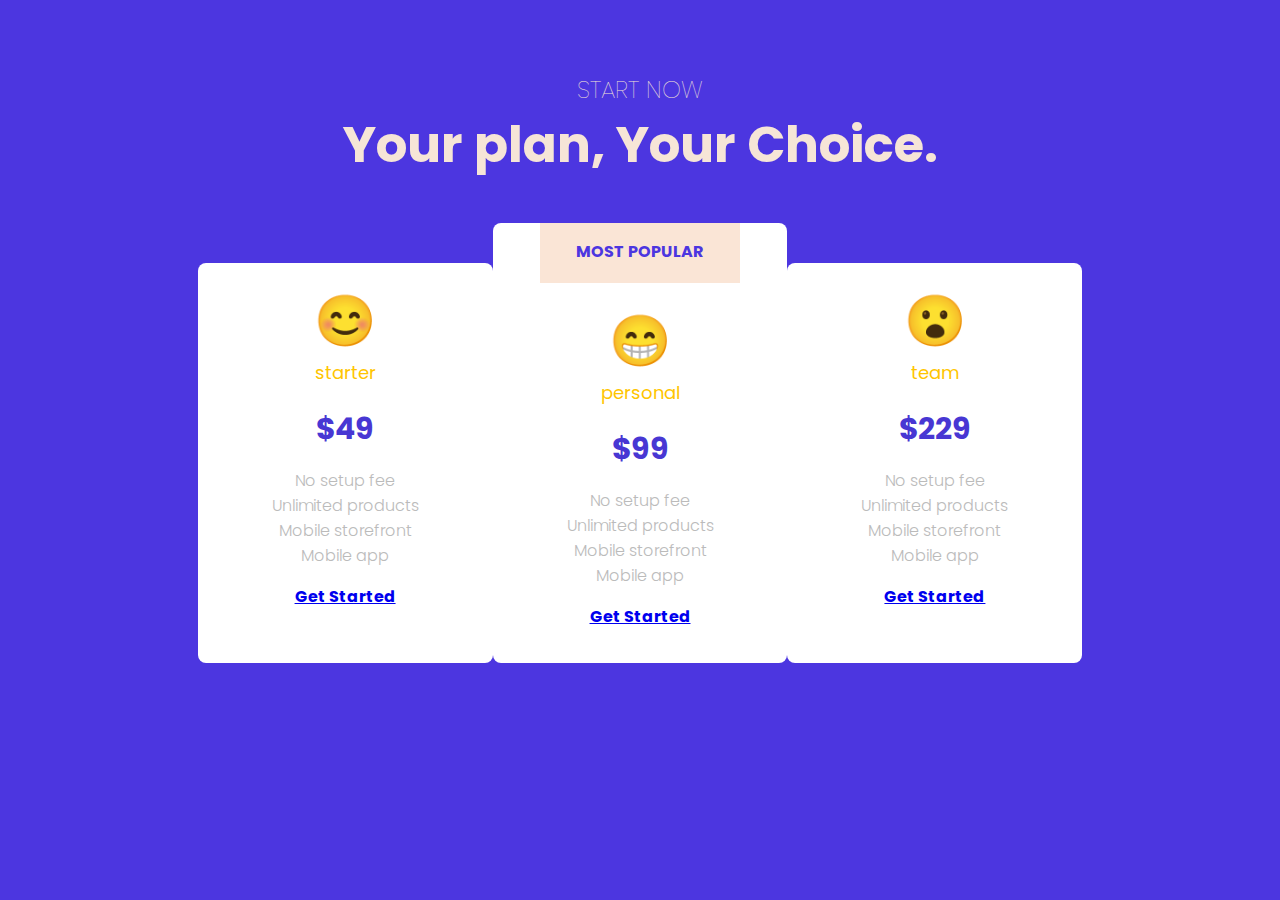
<file: pricing/index.html>
<!DOCTYPE html>
<html>
    <head>
        <link rel="stylesheet" href="style.css">
        <link href="https://fonts.googleapis.com/css2?family=Poppins:wght@200;300;400;700&display=swap" rel="stylesheet">

    </head>
    <body>
        <div class="title">
            <p class="top">START NOW</p>
            <h1 class="description">Your plan, Your Choice.</h1>
        </div>

        <div class="pricing">
            <div class="pricingBox">
             
                <p class="smily">😊</p>
                <p class="label">starter</p>
                <p class="price"> $49</p>
                <p class="features"> No setup fee <br> Unlimited products <br> Mobile storefront <br> Mobile app
                </p>
                <div class="getStarted">
                    <a href="#">Get Started</a>
                </div>
            </div>

            <div class="pricingBox1">
                <div class="mostpopular">
                    <p>MOST POPULAR</p>
                </div>
            
                 <p class="smily">😁</p>
                <p class="label">personal</p>
                <p class="price"> $99</p>
                <p class="features"> No setup fee <br> Unlimited products <br> Mobile storefront <br> Mobile app
                </p>
                <div class="getStarted">
                    <a href="#">Get Started</a>
                </div>
            </div>
            <div class="pricingBox">
                 <p class="smily">😮</p>
                <p class="label">team</p>
                <p class="price"> $229</p>
                <p class="features"> No setup fee <br> Unlimited products <br> Mobile storefront <br> Mobile app
                </p>
                <div class="getStarted">
                    <a href="#">Get Started</a>
                </div>
            </div>
        </div>

    </body>
    </html>
</file>
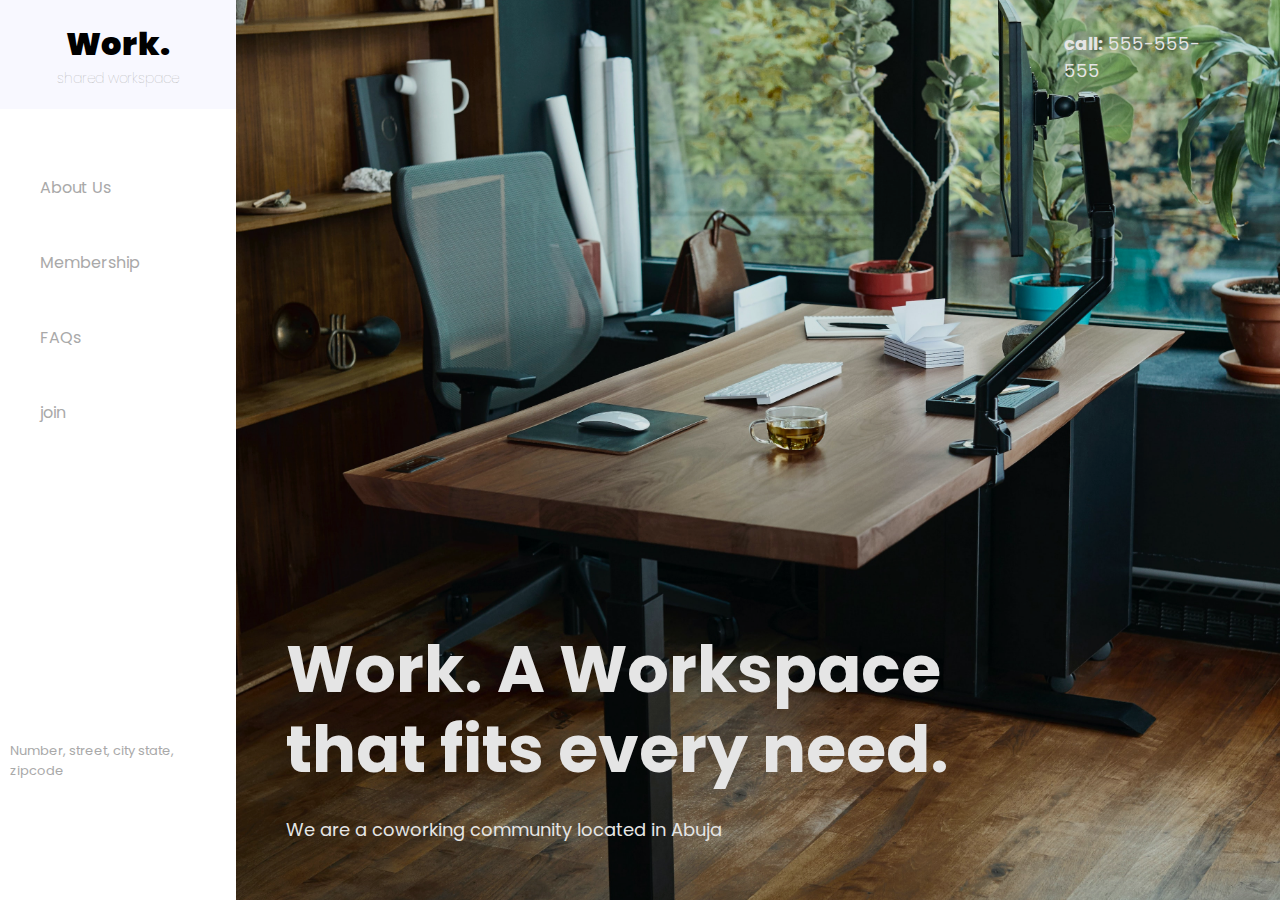
<file: SideBar/index.html>
<html>
    <head>
        <link rel="stylesheet" href="style.css">
        <link href="https://fonts.googleapis.com/css2?family=Poppins&display=swap" rel="stylesheet">
        
    </head>
    <body>
        <div class="sidebar">
            <div class="logo">
                <h1>Work.</h1>
                <p>shared workspace</p>
            </div>
            <ul class="info">
                <li>About Us</li>
                <li>Membership</li>
                <li>FAQs</li>
                <li>join</li>
            </ul>
            
            <div class="footer">
                <p>Number, street, city state,  zipcode</p>
            </div>
        </div>
        <div class="main">
            <nav class="content1">
                <p><span>call:</span> 555-555-555</p>
            </nav>
            <div class="content2">
                <h1>
                    Work. A Workspace that fits every need.
                </h1>
                <p>We are a coworking community located in Abuja</p>
            </div>
        </div>
    </body>
</html>
</file>
<file: pricing/style.css>
body {
  background-color: #4c36e0;
  display: flex;
  flex-direction: column;
  justify-content: center;
  align-items: center;
  font-family: "Poppins", sans-serif;
}
.title {
  color: #f6e5d7;
  text-align: center;

  margin: 40px 0px;
}
.top {
  font-size: 24px;
  margin-block-end: 0px;
  font-weight: lighter;
}
.description {
  font-size: 50px;
  margin-block-end: 0px;
  margin-block-start: 0px;
  font-weight: bold;
}

.pricing {
    width: 70%;
    height: 50%;
    align-items: flex-end;
  display: flex;
    justify-content: space-between;
}

.pricing pricingBox1 {
    align-self: flex-start;
}

.pricingBox {
  display: flex;
  flex-direction: column;
  justify-content: flex-start;
  align-items: center;
  background-color: white;
  height: 400px;
  width: 300px;
  border-radius: 8px;
  text-align: center;
}
.getStarted1{
    
    background-color: #4C36E0;
    padding: 10px 10px;  
}

.getStarted1 a{
    color: white;
}

.pricingBox1 {
    align-self: flex-end;
  display: flex;
  flex-direction: column;
  justify-content: flex-start;
  align-items: center;
  background-color: white;
  height: 440px;
  width: 300px;
  border-radius: 8px;
  text-align: center;
}

.smily {
  font-size: 50px;
  margin-block-end: 0px;
  margin-block-start: 0px;
    margin-top: 20px;
}
.mostpopular {
  background-color: #fae5d6;
  height: 60px;
  width: 200px;
}

.mostpopular p {
  text-align: center;
  padding-top: 0px;
  color: #4c36e0;
  font-weight: 700;
}
.label {
  color: #ffc500;
  font-size: 18px;
    margin-top: 10px;
     margin-block-end: 0px;
  margin-block-start: 0px;
}
.price {
  color: #4837d3;
  font-family: "Poppins", sans-serif;
  font-size: 30px;
  font-weight: 700;
    margin-block-end: 0px;
  margin-block-start: 0px;
     margin-top: 20px;
}
.features {
  font-weight: 300;
  color: #bbbbbb;
}
.getStarted {
  color: #5c51a5;
  font-weight: bold;
}
</file>
<file: SideBar/style.css>
body{
    display: flex;
        margin:0px;
    font-family: 'Poppins', sans-serif;
}
.sidebar{
    width: 20%;
    background: white;
    display: flex;
    flex-direction: column;
    justify-content: flex-start;
}
.footer{
    margin-top: 300px;
    padding: 0px 10px;
    font-size: 13px;
    color: darkgrey
    
}
.logo{
    background-color:ghostwhite;
    text-align: center;
    padding: 20px 50px;
   
    
}
.logo h1{
    
    font-weight:900;
}

.logo p{
    
    font-weight:100;
    font-size: 16px;
}


.main{
    position:relative;
    width:80%;
    display: flex;
    flex-direction: row-reverse;
    
    justify-content: space-between;
    align-items: flex-end;
    padding: 30px 50px;
    background-image: url("images/singleoffice.jpg");
    background-position: center;
    background-size:cover;  
}
.main h1 {
 font-size: 65px;
    color: white;
  
    
}
.main p{
    color:white;
    
    font-size: 18px;
    
}
.main::before{
    content: "";
    position: absolute;
    top: 0px;
    right: 0px;
    bottom: 0px;
    left: 0px;
    background-color: rgba(0,0,0,0.10);
     
    
    
}
h1{
    padding: 0px;
    margin: 0px;
}
p{
   padding: 0px;
    margin: 0px; 
}
span{
    font-weight: bolder;
}
.content1{
    width: 30%;
    height:100%;
    display: flex;
    align-items: flex-start;
    justify-content: flex-end;
    top: 50px
}
.content2{
    line-height: 80px;
}
.info{
 list-style: none;
    color:darkgrey;
    font-size: 16px;
   
   
}
li{
     padding-top:50px;
}
.logo p{
    font-size: 14px;
    color: darkgrey;
}
</file>
